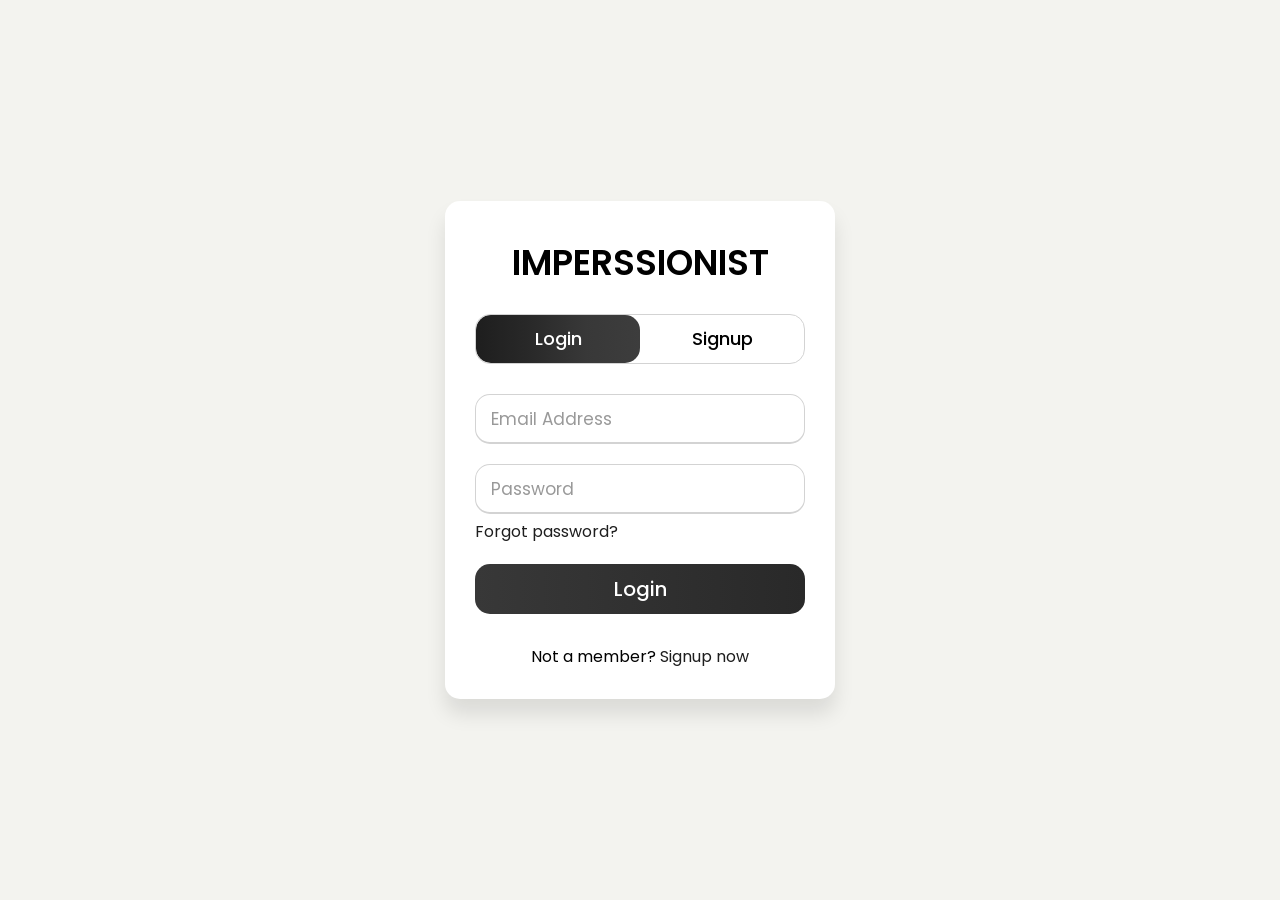
<file: login.html>
<!DOCTYPE html>
<html lang="en" >
<head>
  <meta charset="UTF-8">
  <title>IMPERSSIONIST</title>
  <link rel="stylesheet" href="/css/loginstyles.css">

  <link rel="shortcut icon" href="images/site-logo.svg" title="Favicon"/>

</head>
<body>
<!-- partial:index.partial.html -->
<div class="wrapper">
  <div class="title-text">
    <div class="title login">IMPERSSIONIST</div>
    <div class="title signup">IMPERSSIONIST</div>
  </div>
  <div class="form-container">
    <div class="slide-controls">
      <input type="radio" name="slide" id="login" checked>
      <input type="radio" name="slide" id="signup">
      <label for="login" class="slide login">Login</label>
      <label for="signup" class="slide signup">Signup</label>
      <div class="slider-tab"></div>
    </div>
    <div class="form-inner">
      <form action="#" class="login">
        <div class="field">
          <input type="text" placeholder="Email Address" required>
        </div>
        <div class="field">
          <input type="password" placeholder="Password" required>
        </div>
        <div class="pass-link"><a href="#">Forgot password?</a></div>
        <div class="field btn">
          <div class="btn-layer"></div>
          <input type="submit" value="Login">
        </div>
        <div class="signup-link">Not a member? <a href="#">Signup now</a></div>
      </form>
      <form action="#" class="signup">
        <div class="field">
          <input type="text" placeholder="Email Address" required>
        </div>
        <div class="field">
          <input type="password" placeholder="Password" required>
        </div>
        <div class="field">
          <input type="password" placeholder="Confirm password" required>
        </div>
        <div class="field btn">
          <div class="btn-layer"></div>
          <input type="submit" value="Signup">
        </div>
      </form>
    </div>
  </div>
</div>
<!-- partial -->
  <script  src="/js/loginscript.js"></script>

</body>
</html>
</file>
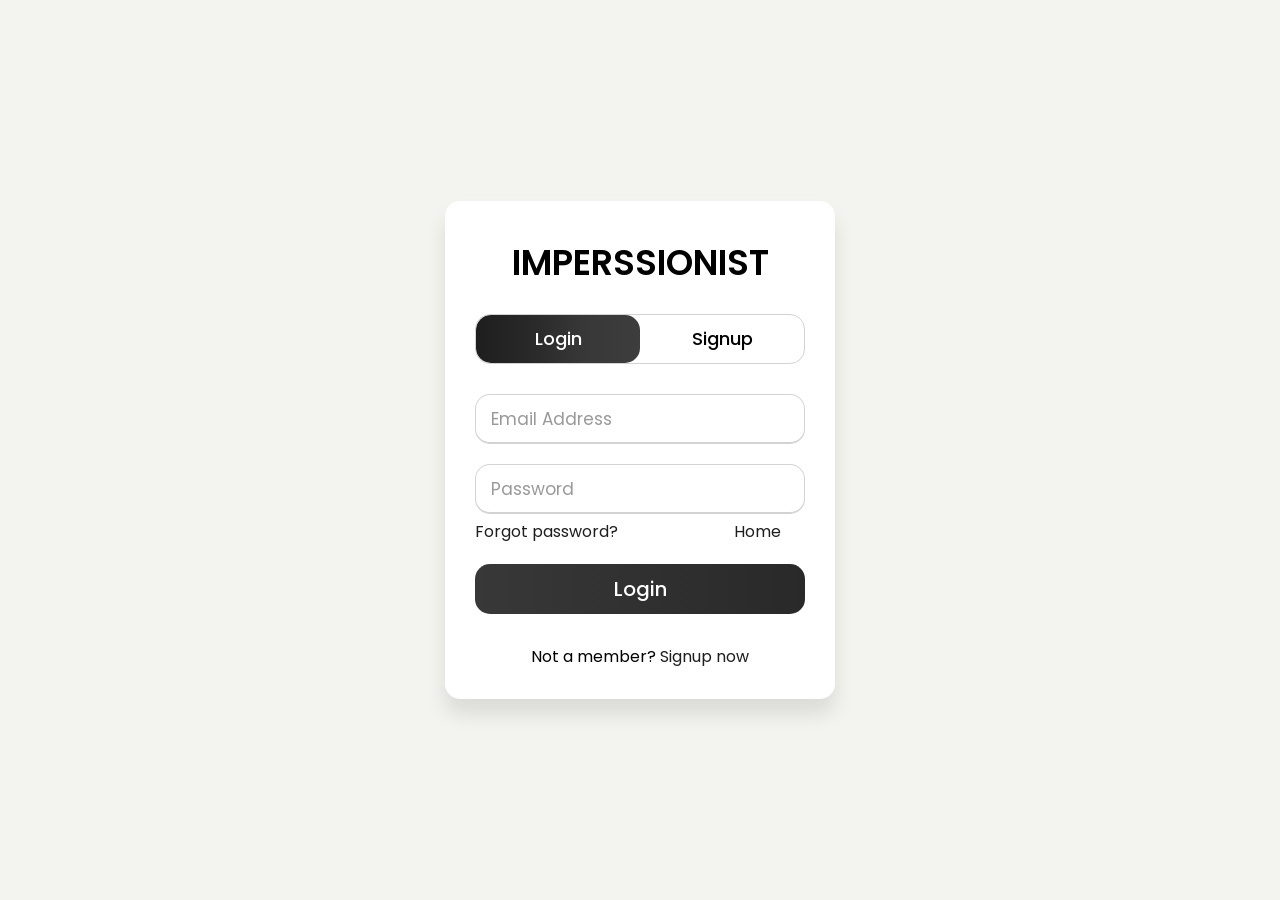
<file: pages/login.html>
<!DOCTYPE html>
<html lang="en" >
<head>
  <meta charset="UTF-8">
  <title>IMPERSSIONIST</title>
  <link rel="stylesheet" href="/css/login_styles.css">

  <link rel="shortcut icon" href="/images/site-logo.svg" title="Favicon"/>

  <link rel="stylesheet" href="https://cdnjs.cloudflare.com/ajax/libs/font-awesome/4.7.0/css/font-awesome.min.css">


</head>
<body>


<!-- partial:index.partial.html -->
<div class="wrapper">
  <div class="title-text">
    <div class="title login">IMPERSSIONIST</div>
    <div class="title signup">IMPERSSIONIST</div>
  </div>
  <div class="form-container">
    <div class="slide-controls">
      <input type="radio" name="slide" id="login" checked>
      <input type="radio" name="slide" id="signup">
      <label for="login" class="slide login">Login</label>
      <label for="signup" class="slide signup">Signup</label>
      <div class="slider-tab"></div>
    </div>
    <div class="form-inner">
      <form action="#" class="login">
        <div class="field">
          <input type="text" placeholder="Email Address" required>
        </div>
        <div class="field">
          <input type="password" placeholder="Password" required>
        </div>
        <div class="pass-link"><a href="#">Forgot password?</a> 		&nbsp;	&nbsp;	&nbsp;	&nbsp;	&nbsp;	&nbsp;	&nbsp;	&nbsp;	&nbsp;	&nbsp;	&nbsp;	&nbsp;	&nbsp;	&nbsp;
          <a href="../index.html">Home</a></div>
        <div class="field btn">
          <div class="btn-layer"></div>
          <input type="submit" value="Login">
        </div>
        <div class="signup-link">Not a member? <a href="#">Signup now</a></div>
      </form>
      <form action="#" class="signup">
        <div class="field">
          <input type="text" placeholder="Email Address" required>
        </div>
        <div class="field">
          <input type="password" placeholder="Password" required>
        </div>
        <div class="field">
          <input type="password" placeholder="Confirm password" required>
        </div>
        <div class="field btn">
          <div class="btn-layer"></div>
          <input type="submit" value="Signup">
        </div>
      </form>
    </div>
  </div>
</div>
<!-- partial -->
  <script  src="/js/loginscript.js"></script>

</body>
</html>
</file>
<file: css/loginstyles.css>
@import url("https://fonts.googleapis.com/css?family=Poppins:400,500,600,700&display=swap");
* {
  margin: 0;
  padding: 0;
  box-sizing: border-box;
  font-family: "Poppins", sans-serif;
}
html,
body {
  display: grid;
  height: 100%;
  width: 100%;
  place-items: center;
  background: #f3f3ef;
}
::selection {
  background: #1e1e1e;
  color: #fff;
}
.wrapper {
  overflow: hidden;
  max-width: 390px;
  background: #fff;
  padding: 30px;
  border-radius: 15px;
  box-shadow: 0px 15px 20px rgba(0, 0, 0, 0.1);
}
.title-text{
  font-family: 'Times New Roman', Times, serif;
}
.wrapper .title-text {
  display: flex;
  width: 250%;
  transform: translate(-55%, 10%);
}
.wrapper .title {
  width: 50%;
  font-size: 35px;
  font-weight: 600;
  text-align: center;
  transition: all 0.6s cubic-bezier(0.68, -0.55, 0.265, 1.55);
}
.wrapper .slide-controls {
  position: relative;
  display: flex;
  height: 50px;
  width: 100%;
  overflow: hidden;
  margin: 30px 0 10px 0;
  justify-content: space-between;
  border: 1px solid lightgrey;
  border-radius: 15px;
}
.slide-controls .slide {
  height: 100%;
  width: 100%;
  color: #fff;
  font-size: 18px;
  font-weight: 500;
  text-align: center;
  line-height: 48px;
  cursor: pointer;
  z-index: 1;
  transition: all 0.6s ease;
}
.slide-controls label.signup {
  color: #000;
}
.slide-controls .slider-tab {
  position: absolute;
  height: 100%;
  width: 50%;
  left: 0;
  z-index: 0;
  border-radius: 15px;
  background: -webkit-linear-gradient(left, #1e1e1e, #292929, #383838, #3d3d3d);
  transition: all 0.6s cubic-bezier(0.68, -0.55, 0.265, 1.55);
}
input[type="radio"] {
  display: none;
}
#signup:checked ~ .slider-tab {
  left: 50%;
}
#signup:checked ~ label.signup {
  color: #fff;
  cursor: default;
  user-select: none;
}
#signup:checked ~ label.login {
  color: #000;
}
#login:checked ~ label.signup {
  color: #000;
}
#login:checked ~ label.login {
  cursor: default;
  user-select: none;
}
.wrapper .form-container {
  width: 100%;
  overflow: hidden;
}
.form-container .form-inner {
  display: flex;
  width: 200%;
}
.form-container .form-inner form {
  width: 50%;
  transition: all 0.6s cubic-bezier(0.68, -0.55, 0.265, 1.55);
}
.form-inner form .field {
  height: 50px;
  width: 100%;
  margin-top: 20px;
}
.form-inner form .field input {
  height: 100%;
  width: 100%;
  outline: none;
  padding-left: 15px;
  border-radius: 15px;
  border: 1px solid lightgrey;
  border-bottom-width: 2px;
  font-size: 17px;
  transition: all 0.3s ease;
}
.form-inner form .field input:focus {
  border-color: #1e1e1e;
  /* box-shadow: inset 0 0 3px #fb6aae; */
}
.form-inner form .field input::placeholder {
  color: #999;
  transition: all 0.3s ease;
}
form .field input:focus::placeholder {
  color: #1e1e1e;
}
.form-inner form .pass-link {
  margin-top: 5px;
}

.form-inner form .signup-link {
  text-align: center;
  margin-top: 30px;
}
.form-inner form .pass-link a,
.form-inner form .signup-link a {
  color: #1e1e1e;
  text-decoration: none;
}
.form-inner form .pass-link a:hover,
.form-inner form .signup-link a:hover {
  text-decoration: underline;
}
form .btn {
  height: 50px;
  width: 100%;
  border-radius: 15px;
  position: relative;
  overflow: hidden;
}
form .btn .btn-layer {
  height: 100%;
  width: 300%;
  position: absolute;
  left: -100%;
  background: -webkit-linear-gradient(
    right,
    #1e1e1e,
    #292929,
    #383838,
    #3d3d3d
  );
  border-radius: 15px;
  transition: all 0.4s ease;
}
form .btn:hover .btn-layer {
  left: 0;
}
form .btn input[type="submit"] {
  height: 100%;
  width: 100%;
  z-index: 1;
  position: relative;
  background: none;
  border: none;
  color: #fff;
  padding-left: 0;
  border-radius: 15px;
  font-size: 20px;
  font-weight: 500;
  cursor: pointer;
}

/* .corner-icon {
  position: fixed;
  top: 10px;
  left: 10px;
  color: #333;
  cursor: pointer;
  margin: 0;
  padding: 0;
} */
</file>
<file: css/login_styles.css>
@import url("https://fonts.googleapis.com/css?family=Poppins:400,500,600,700&display=swap");
* {
  margin: 0;
  padding: 0;
  box-sizing: border-box;
  font-family: "Poppins", sans-serif;
}
html,
body {
  display: grid;
  height: 100%;
  width: 100%;
  place-items: center;
  background: #f3f3ef;
}
::selection {
  background: #1e1e1e;
  color: #fff;
}
.wrapper {
  overflow: hidden;
  max-width: 390px;
  background: #fff;
  padding: 30px;
  border-radius: 15px;
  box-shadow: 0px 15px 20px rgba(0, 0, 0, 0.1);
}
.title-text{
  font-family: 'Times New Roman', Times, serif;
}
.wrapper .title-text {
  display: flex;
  width: 250%;
  transform: translate(-55%, 10%);
}
.wrapper .title {
  width: 50%;
  font-size: 35px;
  font-weight: 600;
  text-align: center;
  transition: all 0.6s cubic-bezier(0.68, -0.55, 0.265, 1.55);
}
.wrapper .slide-controls {
  position: relative;
  display: flex;
  height: 50px;
  width: 100%;
  overflow: hidden;
  margin: 30px 0 10px 0;
  justify-content: space-between;
  border: 1px solid lightgrey;
  border-radius: 15px;
}
.slide-controls .slide {
  height: 100%;
  width: 100%;
  color: #fff;
  font-size: 18px;
  font-weight: 500;
  text-align: center;
  line-height: 48px;
  cursor: pointer;
  z-index: 1;
  transition: all 0.6s ease;
}
.slide-controls label.signup {
  color: #000;
}
.slide-controls .slider-tab {
  position: absolute;
  height: 100%;
  width: 50%;
  left: 0;
  z-index: 0;
  border-radius: 15px;
  background: -webkit-linear-gradient(left, #1e1e1e, #292929, #383838, #3d3d3d);
  transition: all 0.6s cubic-bezier(0.68, -0.55, 0.265, 1.55);
}
input[type="radio"] {
  display: none;
}
#signup:checked ~ .slider-tab {
  left: 50%;
}
#signup:checked ~ label.signup {
  color: #fff;
  cursor: default;
  user-select: none;
}
#signup:checked ~ label.login {
  color: #000;
}
#login:checked ~ label.signup {
  color: #000;
}
#login:checked ~ label.login {
  cursor: default;
  user-select: none;
}
.wrapper .form-container {
  width: 100%;
  overflow: hidden;
}
.form-container .form-inner {
  display: flex;
  width: 200%;
}
.form-container .form-inner form {
  width: 50%;
  transition: all 0.6s cubic-bezier(0.68, -0.55, 0.265, 1.55);
}
.form-inner form .field {
  height: 50px;
  width: 100%;
  margin-top: 20px;
}
.form-inner form .field input {
  height: 100%;
  width: 100%;
  outline: none;
  padding-left: 15px;
  border-radius: 15px;
  border: 1px solid lightgrey;
  border-bottom-width: 2px;
  font-size: 17px;
  transition: all 0.3s ease;
}
.form-inner form .field input:focus {
  border-color: #1e1e1e;
  /* box-shadow: inset 0 0 3px #fb6aae; */
}
.form-inner form .field input::placeholder {
  color: #999;
  transition: all 0.3s ease;
}
form .field input:focus::placeholder {
  color: #1e1e1e;
}
.form-inner form .pass-link {
  margin-top: 5px;
}

.form-inner form .signup-link {
  text-align: center;
  margin-top: 30px;
}
.form-inner form .pass-link a,
.form-inner form .signup-link a {
  color: #1e1e1e;
  text-decoration: none;
}
.form-inner form .pass-link a:hover,
.form-inner form .signup-link a:hover {
  text-decoration: underline;
}
form .btn {
  height: 50px;
  width: 100%;
  border-radius: 15px;
  position: relative;
  overflow: hidden;
}
form .btn .btn-layer {
  height: 100%;
  width: 300%;
  position: absolute;
  left: -100%;
  background: -webkit-linear-gradient(
    right,
    #1e1e1e,
    #292929,
    #383838,
    #3d3d3d
  );
  border-radius: 15px;
  transition: all 0.4s ease;
}
form .btn:hover .btn-layer {
  left: 0;
}
form .btn input[type="submit"] {
  height: 100%;
  width: 100%;
  z-index: 1;
  position: relative;
  background: none;
  border: none;
  color: #fff;
  padding-left: 0;
  border-radius: 15px;
  font-size: 20px;
  font-weight: 500;
  cursor: pointer;
}

/* .corner-icon {
  position: fixed;
  top: 10px;
  left: 10px;
  color: #333;
  cursor: pointer;
  margin: 0;
  padding: 0;
} */
</file>
